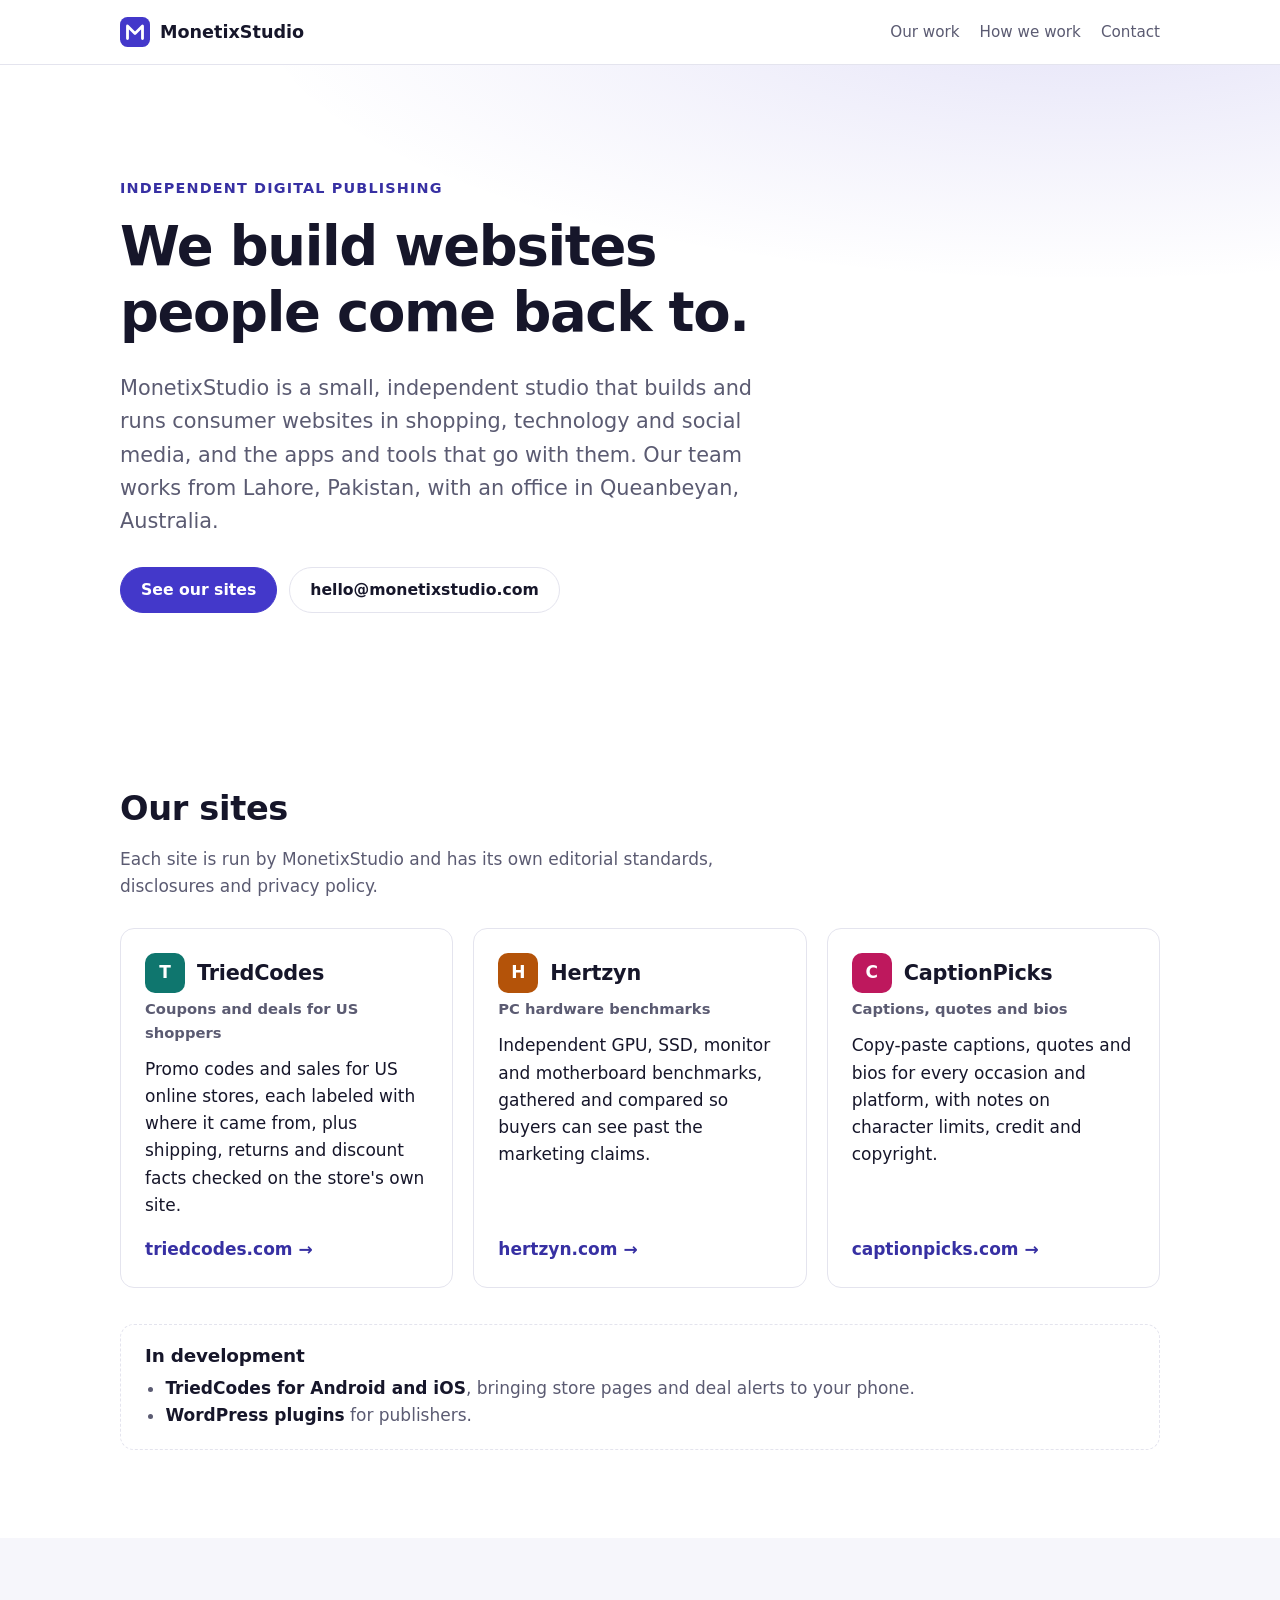
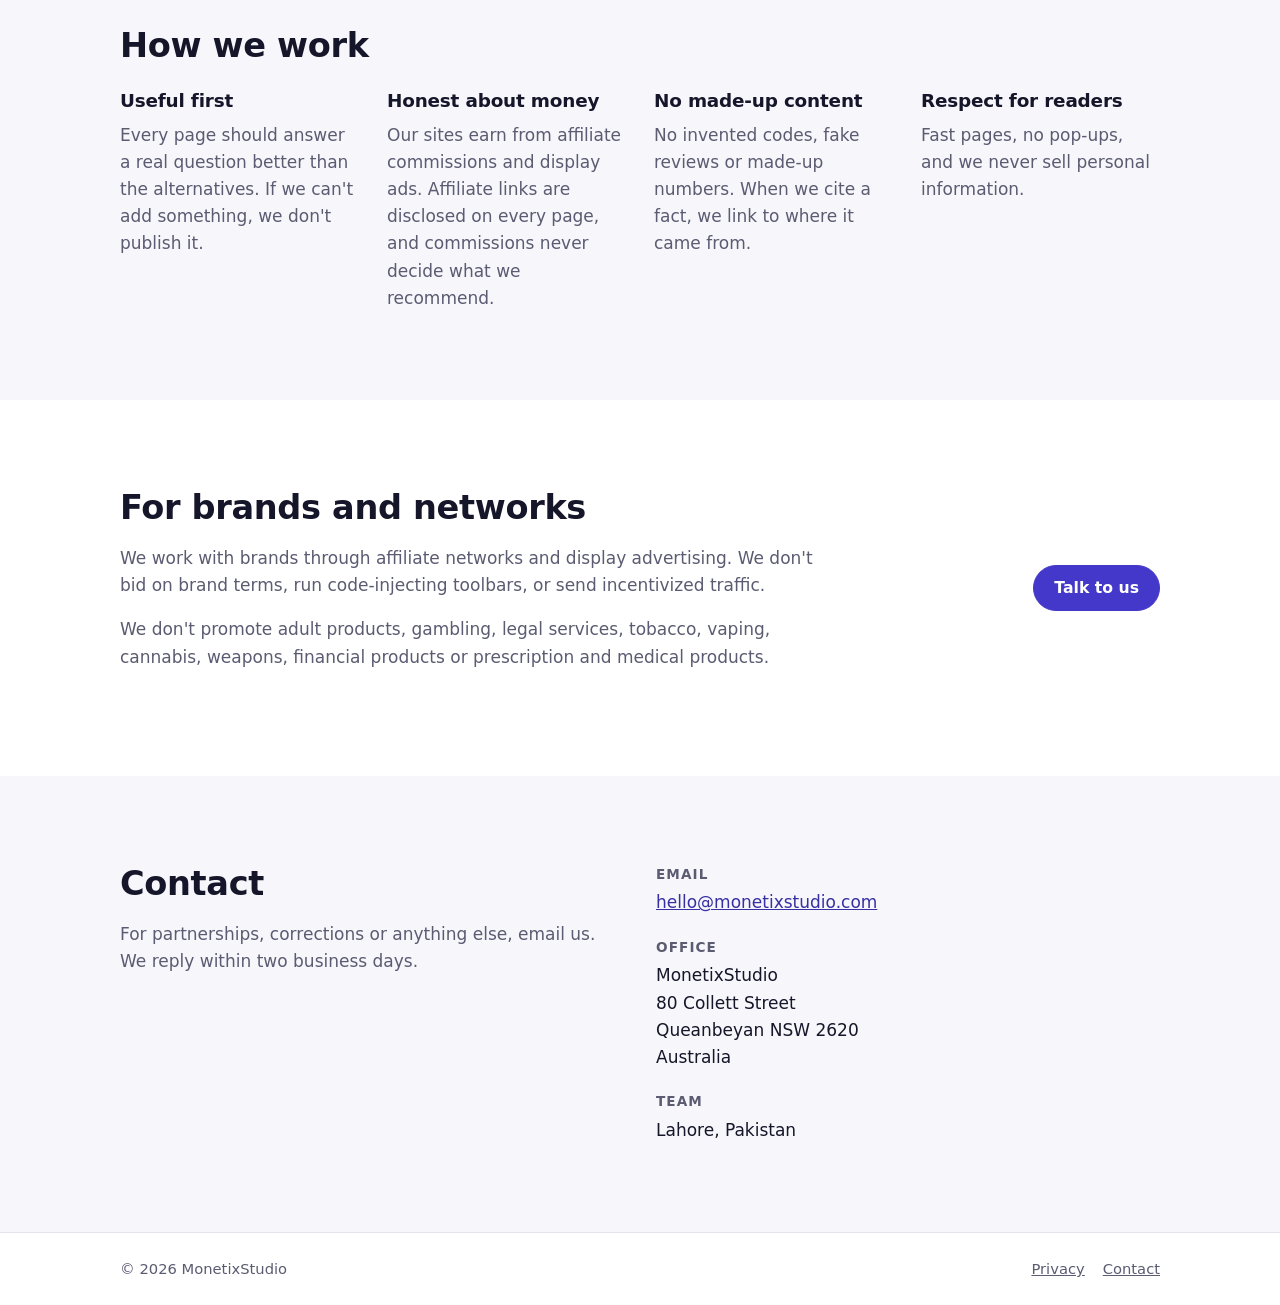
<file: index.html>
<!doctype html>
<html lang="en">
<head>
<meta charset="utf-8">
<meta name="viewport" content="width=device-width, initial-scale=1">
<title>MonetixStudio: independent digital publishing</title>
<meta name="description" content="MonetixStudio is an independent digital publishing studio. We build and run TriedCodes, Hertzyn and CaptionPicks, with apps and WordPress plugins in development.">
<link rel="canonical" href="https://monetixstudio.com/">
<meta property="og:type" content="website">
<meta property="og:site_name" content="MonetixStudio">
<meta property="og:title" content="MonetixStudio: independent digital publishing">
<meta property="og:description" content="We build and run TriedCodes, Hertzyn and CaptionPicks.">
<meta property="og:url" content="https://monetixstudio.com/">
<meta name="theme-color" content="#4338ca">
<link rel="icon" href="/favicon.svg" type="image/svg+xml">
<link rel="stylesheet" href="/styles.css">
<script type="application/ld+json">
{
  "@context": "https://schema.org",
  "@type": "Organization",
  "name": "MonetixStudio",
  "legalName": "MonetixStudio",
  "url": "https://monetixstudio.com/",
  "logo": "https://monetixstudio.com/favicon.svg",
  "email": "hello@monetixstudio.com",
  "address": {
    "@type": "PostalAddress",
    "streetAddress": "80 Collett Street",
    "addressLocality": "Queanbeyan",
    "addressRegion": "NSW",
    "postalCode": "2620",
    "addressCountry": "AU"
  }
}
</script>
<script type="application/ld+json">
[
  {"@context": "https://schema.org", "@type": "WebSite", "name": "TriedCodes", "url": "https://triedcodes.com/", "publisher": {"@type": "Organization", "name": "MonetixStudio", "url": "https://monetixstudio.com/"}},
  {"@context": "https://schema.org", "@type": "WebSite", "name": "Hertzyn", "url": "https://hertzyn.com/", "publisher": {"@type": "Organization", "name": "MonetixStudio", "url": "https://monetixstudio.com/"}},
  {"@context": "https://schema.org", "@type": "WebSite", "name": "CaptionPicks", "url": "https://captionpicks.com/", "publisher": {"@type": "Organization", "name": "MonetixStudio", "url": "https://monetixstudio.com/"}}
]
</script>
</head>
<body>
<a class="skip" href="#main">Skip to content</a>

<header class="site-header">
  <div class="wrap bar">
    <a class="brand" href="/" aria-label="MonetixStudio home">
      <svg class="mark" viewBox="0 0 32 32" aria-hidden="true"><rect width="32" height="32" rx="8" fill="currentColor"/><path d="M8 23V9.5l8 8 8-8V23" fill="none" stroke="var(--on-accent)" stroke-width="3" stroke-linecap="round" stroke-linejoin="round"/></svg>
      <span>MonetixStudio</span>
    </a>
    <nav aria-label="Main">
      <a href="#work">Our work</a>
      <a class="wide" href="#how">How we work</a>
      <a href="#contact">Contact</a>
    </nav>
  </div>
</header>

<main id="main">
  <section class="hero">
    <div class="wrap">
      <p class="eyebrow">Independent digital publishing</p>
      <h1>We build websites people come back to.</h1>
      <p class="lede">MonetixStudio is a small, independent studio that builds and runs consumer websites in shopping, technology and social media, and the apps and tools that go with them. Our team works from Lahore, Pakistan, with an office in Queanbeyan, Australia.</p>
      <div class="cta">
        <a class="btn btn-primary" href="#work">See our sites</a>
        <a class="btn" href="mailto:hello@monetixstudio.com">hello@monetixstudio.com</a>
      </div>
    </div>
  </section>

  <section id="work" class="section">
    <div class="wrap">
      <h2>Our sites</h2>
      <p class="section-lede">Each site is run by MonetixStudio and has its own editorial standards, disclosures and privacy policy.</p>
      <div class="cards">
        <article class="card">
          <div class="card-head"><span class="tile t1" aria-hidden="true">T</span><h3>TriedCodes</h3></div>
          <p class="tag">Coupons and deals for US shoppers</p>
          <p>Promo codes and sales for US online stores, each labeled with where it came from, plus shipping, returns and discount facts checked on the store's own site.</p>
          <a class="more" href="https://triedcodes.com/">triedcodes.com <span aria-hidden="true">→</span></a>
        </article>
        <article class="card">
          <div class="card-head"><span class="tile t2" aria-hidden="true">H</span><h3>Hertzyn</h3></div>
          <p class="tag">PC hardware benchmarks</p>
          <p>Independent GPU, SSD, monitor and motherboard benchmarks, gathered and compared so buyers can see past the marketing claims.</p>
          <a class="more" href="https://hertzyn.com/">hertzyn.com <span aria-hidden="true">→</span></a>
        </article>
        <article class="card">
          <div class="card-head"><span class="tile t3" aria-hidden="true">C</span><h3>CaptionPicks</h3></div>
          <p class="tag">Captions, quotes and bios</p>
          <p>Copy-paste captions, quotes and bios for every occasion and platform, with notes on character limits, credit and copyright.</p>
          <a class="more" href="https://captionpicks.com/">captionpicks.com <span aria-hidden="true">→</span></a>
        </article>
      </div>

      <div class="next">
        <h3>In development</h3>
        <ul>
          <li><strong>TriedCodes for Android and iOS</strong>, bringing store pages and deal alerts to your phone.</li>
          <li><strong>WordPress plugins</strong> for publishers.</li>
        </ul>
      </div>
    </div>
  </section>

  <section id="how" class="section alt">
    <div class="wrap">
      <h2>How we work</h2>
      <div class="grid">
        <div>
          <h3>Useful first</h3>
          <p>Every page should answer a real question better than the alternatives. If we can't add something, we don't publish it.</p>
        </div>
        <div>
          <h3>Honest about money</h3>
          <p>Our sites earn from affiliate commissions and display ads. Affiliate links are disclosed on every page, and commissions never decide what we recommend.</p>
        </div>
        <div>
          <h3>No made-up content</h3>
          <p>No invented codes, fake reviews or made-up numbers. When we cite a fact, we link to where it came from.</p>
        </div>
        <div>
          <h3>Respect for readers</h3>
          <p>Fast pages, no pop-ups, and we never sell personal information.</p>
        </div>
      </div>
    </div>
  </section>

  <section class="section">
    <div class="wrap partner">
      <div>
        <h2>For brands and networks</h2>
        <p>We work with brands through affiliate networks and display advertising. We don't bid on brand terms, run code-injecting toolbars, or send incentivized traffic.</p>
        <p>We don't promote adult products, gambling, legal services, tobacco, vaping, cannabis, weapons, financial products or prescription and medical products.</p>
      </div>
      <a class="btn btn-primary" href="mailto:hello@monetixstudio.com?subject=Partnership">Talk to us</a>
    </div>
  </section>

  <section id="contact" class="section alt">
    <div class="wrap contact">
      <div>
        <h2>Contact</h2>
        <p>For partnerships, corrections or anything else, email us. We reply within two business days.</p>
      </div>
      <dl>
        <div><dt>Email</dt><dd><a href="mailto:hello@monetixstudio.com">hello@monetixstudio.com</a></dd></div>
        <div><dt>Office</dt><dd>MonetixStudio<br>80 Collett Street<br>Queanbeyan NSW 2620<br>Australia</dd></div>
        <div><dt>Team</dt><dd>Lahore, Pakistan</dd></div>
      </dl>
    </div>
  </section>
</main>

<footer class="site-footer">
  <div class="wrap bar">
    <p>© 2026 MonetixStudio</p>
    <nav aria-label="Footer"><a href="/privacy/">Privacy</a><a href="#contact">Contact</a></nav>
  </div>
</footer>
</body>
</html>
</file>
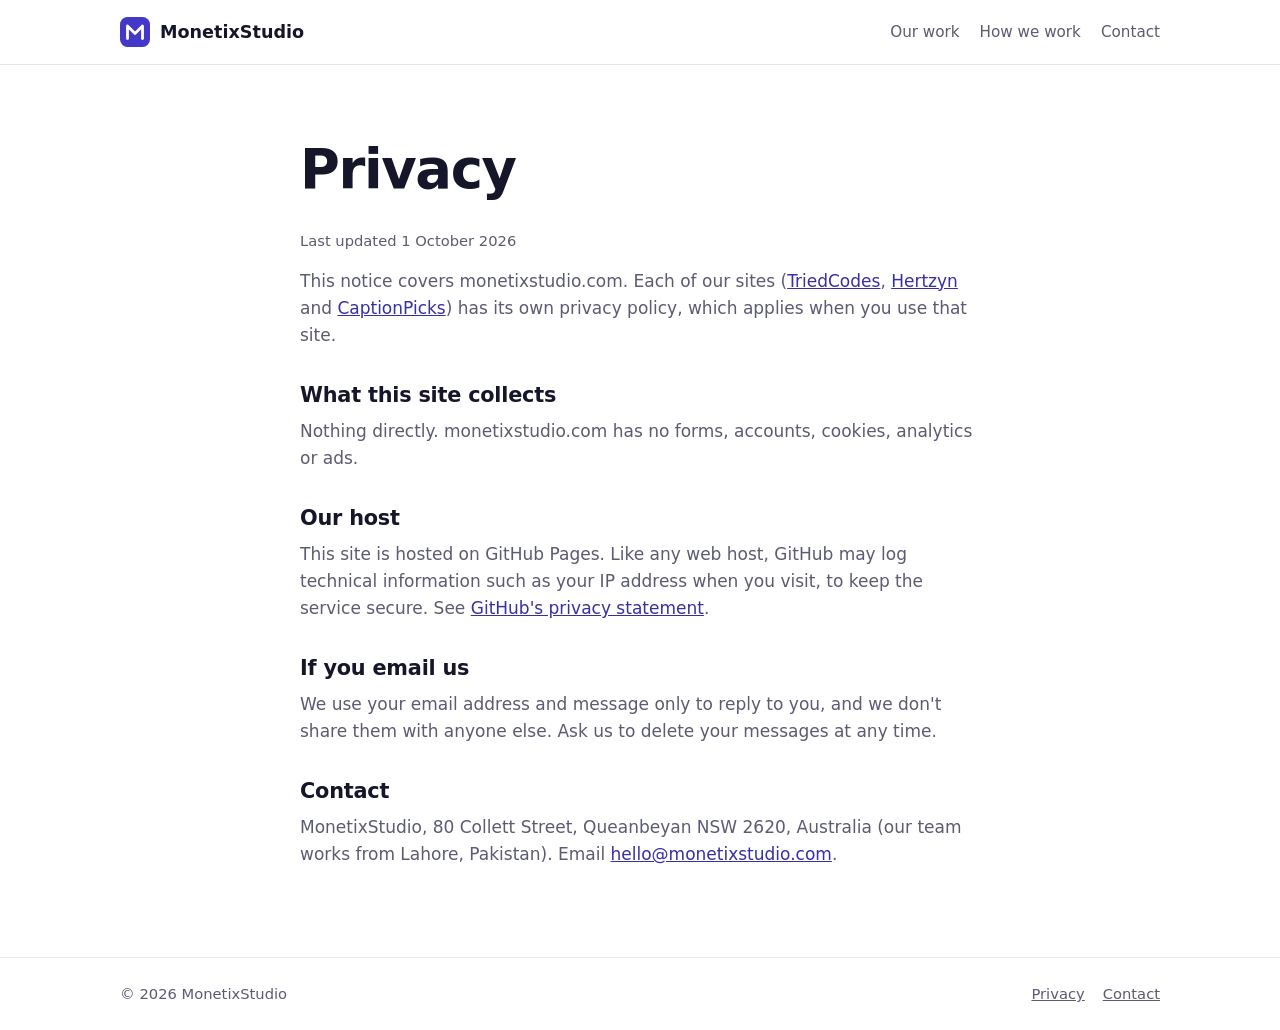
<file: privacy/index.html>
<!doctype html>
<html lang="en">
<head>
<meta charset="utf-8">
<meta name="viewport" content="width=device-width, initial-scale=1">
<title>Privacy | MonetixStudio</title>
<meta name="description" content="How monetixstudio.com handles your information: no cookies, no analytics, and what our host logs.">
<link rel="canonical" href="https://monetixstudio.com/privacy/">
<meta name="theme-color" content="#4338ca">
<link rel="icon" href="/favicon.svg" type="image/svg+xml">
<link rel="stylesheet" href="/styles.css">
</head>
<body>
<a class="skip" href="#main">Skip to content</a>

<header class="site-header">
  <div class="wrap bar">
    <a class="brand" href="/" aria-label="MonetixStudio home">
      <svg class="mark" viewBox="0 0 32 32" aria-hidden="true"><rect width="32" height="32" rx="8" fill="currentColor"/><path d="M8 23V9.5l8 8 8-8V23" fill="none" stroke="var(--on-accent)" stroke-width="3" stroke-linecap="round" stroke-linejoin="round"/></svg>
      <span>MonetixStudio</span>
    </a>
    <nav aria-label="Main">
      <a href="/#work">Our work</a>
      <a class="wide" href="/#how">How we work</a>
      <a href="/#contact">Contact</a>
    </nav>
  </div>
</header>

<main id="main" class="wrap doc">
  <h1>Privacy</h1>
  <p class="updated">Last updated 1 October 2026</p>

  <p>This notice covers monetixstudio.com. Each of our sites (<a href="https://triedcodes.com/privacy/">TriedCodes</a>, <a href="https://hertzyn.com/">Hertzyn</a> and <a href="https://captionpicks.com/">CaptionPicks</a>) has its own privacy policy, which applies when you use that site.</p>

  <h2>What this site collects</h2>
  <p>Nothing directly. monetixstudio.com has no forms, accounts, cookies, analytics or ads.</p>

  <h2>Our host</h2>
  <p>This site is hosted on GitHub Pages. Like any web host, GitHub may log technical information such as your IP address when you visit, to keep the service secure. See <a href="https://docs.github.com/en/site-policy/privacy-policies/github-general-privacy-statement">GitHub's privacy statement</a>.</p>

  <h2>If you email us</h2>
  <p>We use your email address and message only to reply to you, and we don't share them with anyone else. Ask us to delete your messages at any time.</p>

  <h2>Contact</h2>
  <p>MonetixStudio, 80 Collett Street, Queanbeyan NSW 2620, Australia (our team works from Lahore, Pakistan). Email <a href="mailto:hello@monetixstudio.com">hello@monetixstudio.com</a>.</p>
</main>

<footer class="site-footer">
  <div class="wrap bar">
    <p>© 2026 MonetixStudio</p>
    <nav aria-label="Footer"><a href="/privacy/">Privacy</a><a href="/#contact">Contact</a></nav>
  </div>
</footer>
</body>
</html>
</file>
<file: styles.css>
:root {
  --bg: #ffffff;
  --bg-alt: #f6f6fb;
  --ink: #16162a;
  --muted: #5b5b72;
  --line: #e4e4ee;
  --accent: #4338ca;
  --accent-ink: #3730a3;
  --on-accent: #ffffff;
  --card: #ffffff;
  --t1: #0f766e;
  --t2: #b45309;
  --t3: #be185d;
  --radius: 14px;
}
@media (prefers-color-scheme: dark) {
  :root {
    --bg: #0f0f1a;
    --bg-alt: #161626;
    --ink: #ececf6;
    --muted: #a3a3bb;
    --line: #2a2a40;
    --accent: #818cf8;
    --accent-ink: #a5b4fc;
    --on-accent: #0f0f1a;
    --card: #191929;
    --t1: #2dd4bf;
    --t2: #fbbf24;
    --t3: #f472b6;
  }
}

* { box-sizing: border-box; }
html { scroll-behavior: smooth; }
body {
  margin: 0;
  background: var(--bg);
  color: var(--ink);
  font: 17px/1.6 system-ui, -apple-system, "Segoe UI", Roboto, "Helvetica Neue", Arial, sans-serif;
  -webkit-font-smoothing: antialiased;
}
a { color: var(--accent-ink); }
h1, h2, h3 { line-height: 1.2; margin: 0 0 .5em; letter-spacing: -.01em; text-wrap: balance; }
h1 { font-size: clamp(2.1rem, 5vw, 3.4rem); letter-spacing: -.025em; }
h2 { font-size: clamp(1.6rem, 3.2vw, 2.1rem); }
h3 { font-size: 1.15rem; }
p { margin: 0 0 1em; }

.wrap { max-width: 1080px; margin: 0 auto; padding: 0 20px; }
.skip { position: absolute; left: -999px; top: 8px; background: var(--accent); color: var(--on-accent); padding: 8px 12px; border-radius: 8px; }
.skip:focus { left: 8px; z-index: 10; }

.bar { display: flex; align-items: center; justify-content: space-between; gap: 16px; flex-wrap: wrap; }
.site-header { border-bottom: 1px solid var(--line); position: sticky; top: 0; background: color-mix(in srgb, var(--bg) 88%, transparent); backdrop-filter: saturate(1.4) blur(8px); z-index: 5; }
.site-header .bar { min-height: 64px; }
.brand { display: inline-flex; align-items: center; gap: 10px; color: var(--ink); text-decoration: none; font-weight: 700; font-size: 1.1rem; }
.mark { width: 30px; height: 30px; color: var(--accent); }
.site-header nav { display: flex; gap: 20px; }
.site-header nav a { color: var(--muted); text-decoration: none; font-size: .95rem; }
.site-header nav a:hover { color: var(--ink); }

.hero { padding: clamp(56px, 10vw, 112px) 0 clamp(48px, 8vw, 88px); background: radial-gradient(1200px 400px at 85% -10%, color-mix(in srgb, var(--accent) 14%, transparent), transparent 70%); }
.eyebrow { color: var(--accent-ink); font-weight: 600; font-size: .9rem; text-transform: uppercase; letter-spacing: .08em; }
.lede { font-size: clamp(1.1rem, 2.2vw, 1.3rem); color: var(--muted); max-width: 680px; }
.cta { display: flex; gap: 12px; flex-wrap: wrap; margin-top: 28px; }

.btn { display: inline-flex; align-items: center; justify-content: center; min-height: 46px; padding: 0 20px; border-radius: 999px; border: 1px solid var(--line); color: var(--ink); text-decoration: none; font-weight: 600; font-size: .98rem; background: var(--card); }
.btn:hover { border-color: var(--accent); }
.btn-primary { background: var(--accent); border-color: var(--accent); color: var(--on-accent); }
.btn-primary:hover { background: var(--accent-ink); border-color: var(--accent-ink); }
a:focus-visible, .btn:focus-visible { outline: 3px solid var(--accent); outline-offset: 3px; }

.section { padding: clamp(48px, 8vw, 88px) 0; }
.section.alt { background: var(--bg-alt); }
.section-lede { color: var(--muted); max-width: 640px; }

.cards { display: grid; grid-template-columns: repeat(auto-fit, minmax(260px, 1fr)); gap: 20px; margin-top: 28px; }
.card { background: var(--card); border: 1px solid var(--line); border-radius: var(--radius); padding: 24px; display: flex; flex-direction: column; }
.card-head { display: flex; align-items: center; gap: 12px; margin-bottom: 4px; }
.card-head h3 { margin: 0; font-size: 1.3rem; }
.tile { width: 40px; height: 40px; border-radius: 10px; display: grid; place-items: center; font-weight: 800; color: #fff; }
.t1 { background: var(--t1); } .t2 { background: var(--t2); } .t3 { background: var(--t3); }
@media (prefers-color-scheme: dark) { .tile { color: #0f0f1a; } }
.tag { color: var(--muted); font-size: .92rem; font-weight: 600; margin-bottom: .8em; }
.card p:not(.tag) { flex: 1; }
.more { font-weight: 600; text-decoration: none; }
.more:hover { text-decoration: underline; }

.next { margin-top: 36px; padding: 20px 24px; border: 1px dashed var(--line); border-radius: var(--radius); }
.next h3 { margin-bottom: .4em; }
.next ul { margin: 0; padding-left: 1.2em; color: var(--muted); }
.next strong { color: var(--ink); }

.grid { display: grid; grid-template-columns: repeat(auto-fit, minmax(220px, 1fr)); gap: 28px; margin-top: 24px; }
.grid p { color: var(--muted); margin: 0; }

.partner { display: flex; align-items: center; justify-content: space-between; gap: 32px; flex-wrap: wrap; }
.partner > div { max-width: 720px; }
.partner p { color: var(--muted); }

.contact { display: grid; grid-template-columns: 1fr 1fr; gap: 32px; align-items: start; }
.contact p { color: var(--muted); }
dl { margin: 0; display: grid; gap: 20px; }
dt { font-size: .85rem; text-transform: uppercase; letter-spacing: .08em; color: var(--muted); font-weight: 600; }
dd { margin: 4px 0 0; }
@media (max-width: 720px) { .contact { grid-template-columns: 1fr; } .site-header nav { gap: 14px; } }
@media (max-width: 520px) {
  .site-header .bar { flex-wrap: nowrap; }
  .site-header nav a.wide { display: none; }
}

.site-footer { border-top: 1px solid var(--line); padding: 24px 0; color: var(--muted); font-size: .92rem; }
.site-footer p { margin: 0; }
.site-footer nav { display: flex; gap: 18px; }
.site-footer a { color: var(--muted); }

.doc { max-width: 720px; padding-top: clamp(40px, 7vw, 72px); padding-bottom: 72px; }
.doc h2 { font-size: 1.3rem; margin-top: 1.6em; }
.doc p, .doc li { color: var(--muted); }
.doc .updated { font-size: .92rem; }
</file>
